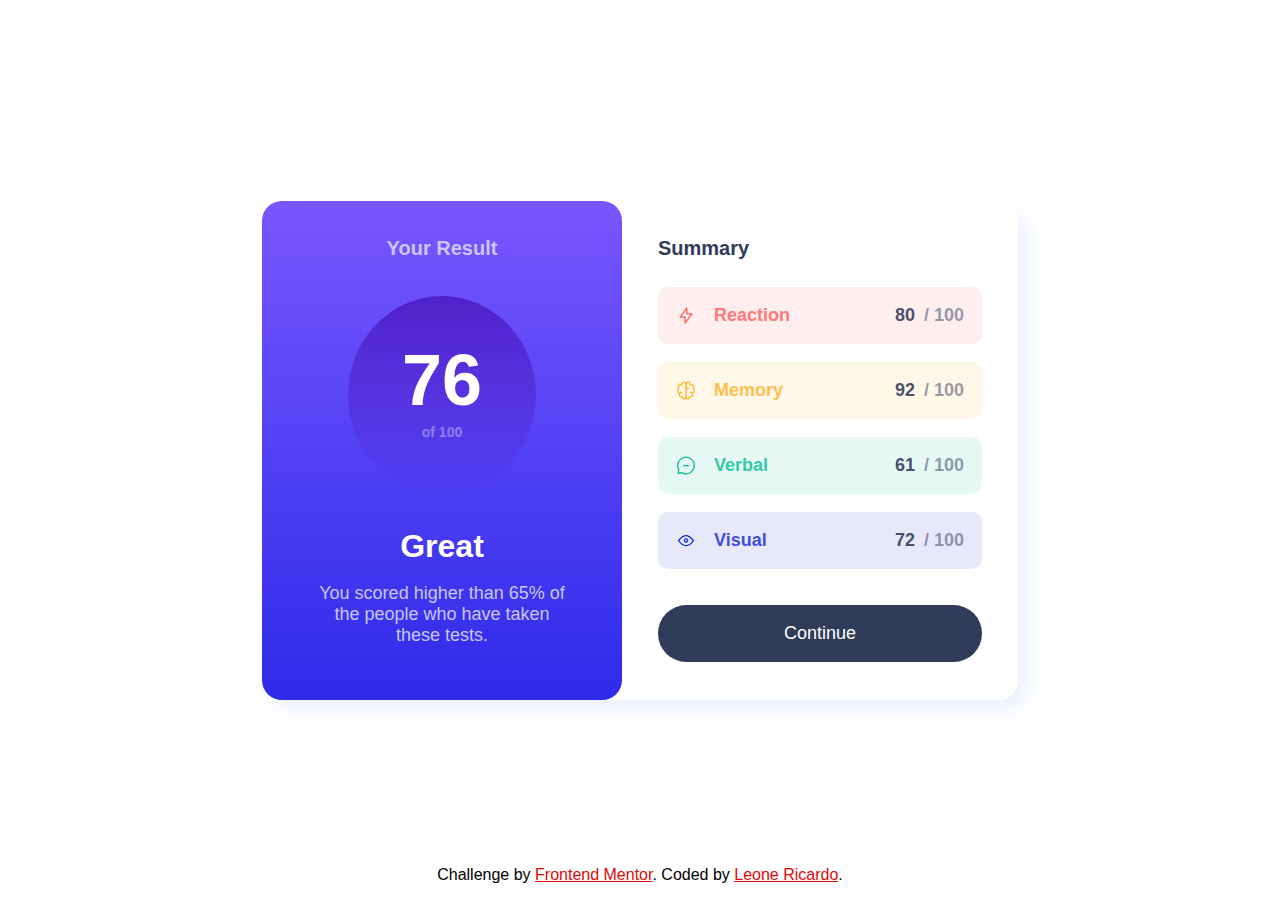
<file: index.html>
<!DOCTYPE html>
<html lang="pt-br">
  <head>
    <meta charset="UTF-8" />
    <meta name="viewport" content="width=device-width, initial-scale=1.0" />
    <!-- displays site properly based on user's device -->

    <link
      rel="icon"
      type="image/png"
      sizes="32x32"
      href="./assets/images/favicon-32x32.png"
    />
    <link rel="stylesheet" href="style.css" />
    <title>Frontend Mentor | Results summary component</title>
  </head>
  <body>
    <div class="container">
      <div class="results">
        <h2 class="your-result">Your Result</h2>
        <div class="circle">
          <p class="value">76</p>
          <p class="of">of 100</p>
        </div>
        <h1 class="result-title">Great</h1>
        <p class="text">You scored higher than 65% of the people who have taken these tests.</p>
      </div>
      <div class="summary">
        <h2 class="summary-title">Summary</h2>
        <ul>
          <li class="li-red"> <p><img src="./assets/images/icon-reaction.svg" alt="icon reaction"> <span class="red"> Reaction </span></p> <p>80 <span class="of-summary"> / 100</span></p></li>
          <li class="li-yellow"> <p><img src="./assets/images/icon-memory.svg" alt="icon memory"> <span class="yellow"> Memory </span></p> <p>92 <span class="of-summary"> / 100</span></p> </li>
          <li class="li-green"> <p><img src="./assets/images/icon-verbal.svg" alt="icon verbal"> <span class="green"> Verbal </span></p> <p>61 <span class="of-summary"> / 100</span></p> </li>
          <li class="li-blue"> <p><img src="./assets/images/icon-visual.svg" alt="icon visual"> <span class="blue"> Visual</span></p> <p>72 <span class="of-summary"> / 100</span></p></li>
        </l>
        <button>Continue</button>  
      </div>
    </div>
  

    <div class="attribution">
      Challenge by
      <a href="https://www.frontendmentor.io?ref=challenge" target="_blank"
        >Frontend Mentor</a
      >. Coded by <a href="#">Leone Ricardo</a>.
    </div>
  </body>
</html>
</file>
<file: style.css>
:root {
  /*primary colors */
  --light-red: hsla(0, 100%, 67%, 0.8);
  --orangey-yellow: hsla(39, 100%, 56%, 0.8);
  --green-teal: hsla(166, 100%, 37%, 0.8);
  --cobalt-blue: hsla(234, 85%, 45%, 0.8);
  --light-red-bg: hsla(0, 100%, 67%, 0.1);
  --orangey-yellow-bg: hsl(39, 100%, 56%, 0.1);
  --green-teal-bg: hsl(166, 100%, 37%, 0.1);
  --cobalt-blue-bg: hsl(234, 85%, 45%, 0.1);
  /*background gradient*/
  --light-slate-blue: hsl(252, 100%, 67%);
  --light-royal-blue: hsl(241, 81%, 54%);

  /*background circle gradient*/
  --violet-blue: hsla(256, 72%, 46%, 1);
  --persian-blue: hsla(241, 72%, 46%, 0);

  /*neutral colors*/
  --white: hsl(0, 0%, 100%);
  --pale-blue: hsl(221, 100%, 96%);
  --light-lavender: hsl(241, 100%, 89%);
  --dark-gray-blue: hsl(224, 30%, 27%);
}

* {
  margin: 0;
  padding: 0;
  box-sizing: border-box;
  font-family: "Hanken Grotesk", Arial, Helvetica, sans-serif;
}

body {
  min-height: 100vh;
  display: flex;
  flex-direction: column;
  align-items: center;
  justify-content: center;
  font-size: 18px;
}

.container {
  height: 100%;
  display: flex;
  align-items: flex-start;
  box-shadow: 10px 10px 20px var(--pale-blue);
  border-radius: 20px;
}

.results {
  width: 20em;
  background: linear-gradient(var(--light-slate-blue), var(--light-royal-blue));
  border-radius: 20px;
  display: flex;
  flex-direction: column;
  align-items: center;
  padding: 2em 0;
  height: 100%;
}

.your-result,
.summary-title {
  font-size: 20px;
  color: var(--light-lavender);
}

.circle {
  background: linear-gradient(var(--violet-blue), var(--persian-blue));
  border-radius: 50%;
  margin: 2em 0 1em;
  padding: 3em;
}

.value {
  text-align: center;
  font-size: 72px;
  font-weight: 800;
  color: var(--white);
  line-height: 60px;
}

.of {
  display: flex;
  justify-content: center;
  color: hsla(241, 100%, 89%, 0.5);
  font-size: 14px;
  font-weight: 700;
  margin-top: 1em;
}

.result-title {
  color: var(--white);
  font-size: 32px;
  margin-top: 0.5em;
}

.text {
  text-align: center;
  color: var(--light-lavender);
  padding: 0 3em;
  margin: 1em 0;
}

.summary {
  padding: 2em;
}

.summary-title {
  color: var(--dark-gray-blue);
}

ul {
  margin-top: 1.5em;
}

li {
  list-style: none;
  margin: 1em 0;
  padding: 1em;
  border-radius: 10px;
  display: flex;
  align-items: center;
  width: 18em;
  justify-content: space-between;
  font-weight: 700;
}

p {
  display: flex;
  color: hsla(224, 30%, 27%, 0.9);
}

.li-red {
  background-color: var(--light-red-bg);
}
.red {
  color: var(--light-red);
}
.li-yellow {
  background-color: var(--orangey-yellow-bg);
}
.yellow {
  color: var(--orangey-yellow);
}
.li-green {
  background-color: var(--green-teal-bg);
}
.green {
  color: var(--green-teal);
}
.li-blue {
  background-color: var(--cobalt-blue-bg);
}
.blue {
  color: var(--cobalt-blue);
}

.of-summary {
  color: hsla(224, 30%, 27%, 0.5);
  padding-left: 0.5em;
}

img {
  padding-right: 1em;
}

button {
  border: none;
  color: var(--white);
  font-size: 18px;
  background-color: var(--dark-gray-blue);
  border-radius: 100px;
  margin-top: 1em;
  padding: 1em;
  width: 100%;
}

.attribution {
  font-size: 16px;
  text-align: center;
  position: absolute;
  bottom: 1em;
  left: 50%;
  transform: translate(-50%, 0);
}

.attribution a {
  color: hsl(0, 94%, 45%);
}

/*---------------------- hover style -----------------*/
button:hover {
  background-color: hsla(224, 30%, 27%, 0.9);
  cursor: pointer;
}

button:active {
  background: linear-gradient(var(--light-slate-blue), var(--light-royal-blue));
}

/*--------------------------- media querie ---------------------------------*/
@media (max-width: 800px) {
  .container {
    flex-direction: column;
    width: 100%;
    align-items: center;
    min-height: 100vh;
    box-shadow: none;
  }

  .results {
    border-radius: 0 0 40px 40px;
    width: 100%;
    padding-bottom: 1em;
  }

  .circle {
    padding: 1.5em 2em 1em;
    margin: 1.5em 0 0.5em;
  }

  .of {
    margin-top: 0.2em;
  }

  .value {
    font-size: 52px;
  }

  .result-title {
    font-size: 24px;
  }

  .text {
    padding: 0 2.5em;
  }

  .summary {
    padding-top: 1.5em;
  }

  li {
    font-size: 16px;
    width: 85vw;
  }

  p {
    font-size: 16px;
  }

  .attribution {
    width: 100%;
    align-self: center;
    justify-self: center;
    position: relative;
  }
}
</file>
